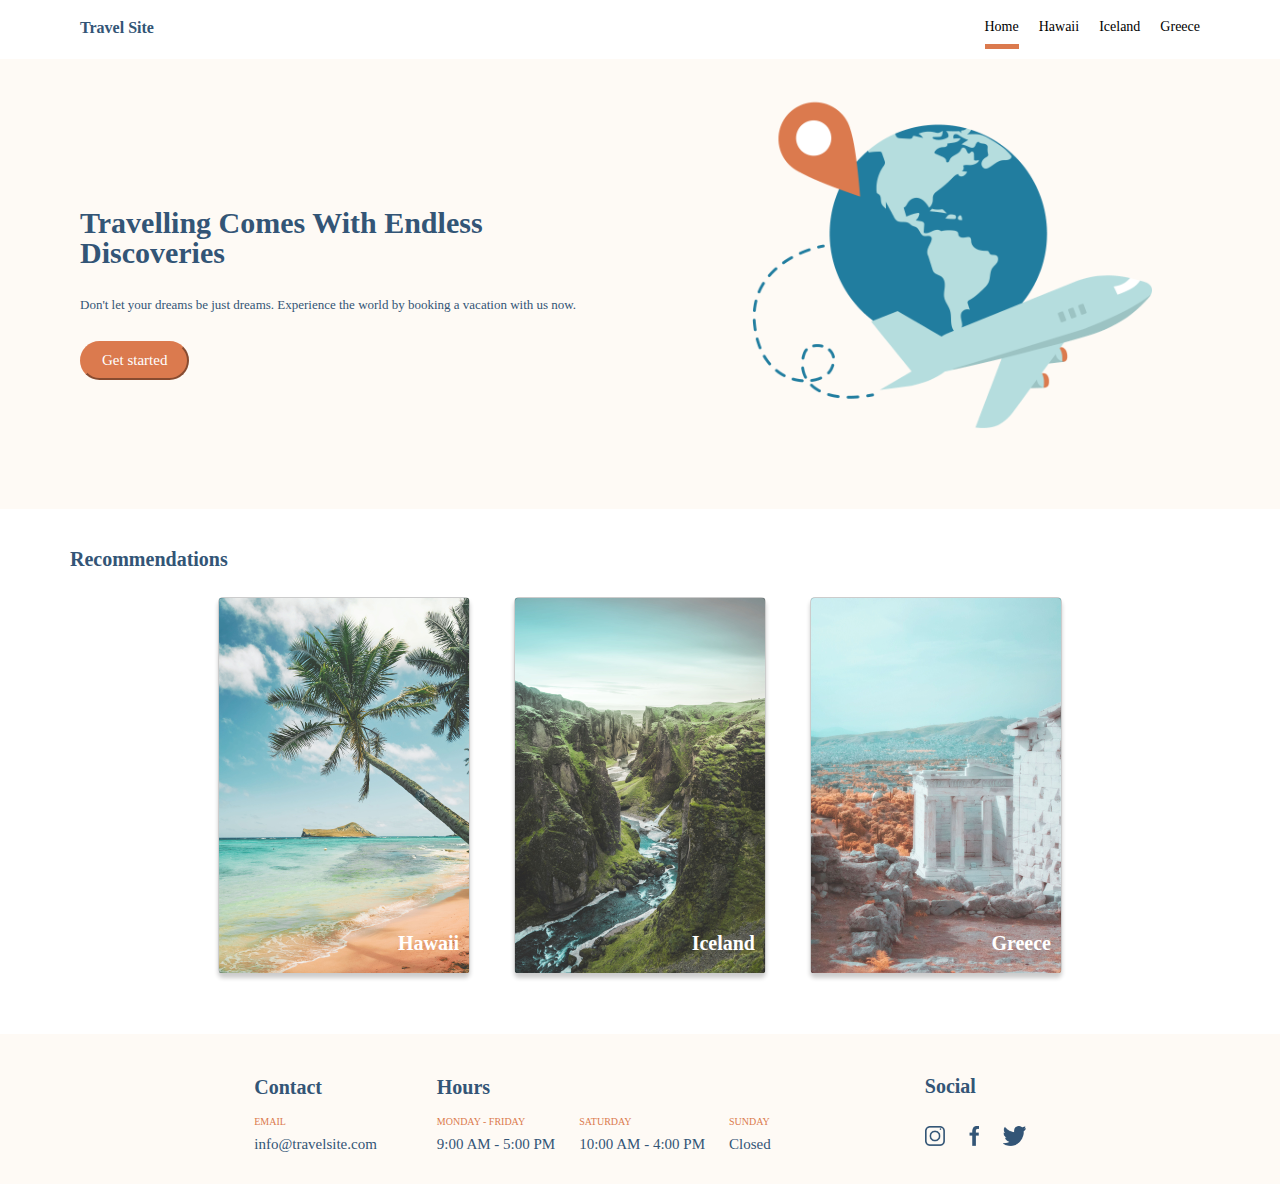
<file: index.html>
<!DOCTYPE html>
<html lang="en">
<head>
    <meta charset="UTF-8">
    <meta http-equiv="X-UA-Compatible" content="IE=edge">
    <meta name="viewport" content="width=device-width, initial-scale=1.0">
    <link href="https://fonts.googleapis.com/css2?family=Open+Sans:ital,wght@0,300;0,400;0,600;0,700;1,400&display=swap" rel="stylesheet">
    <link rel="stylesheet"href="./css/global.css">
    <link rel="stylesheet"href="./css/main.css">
    <title>Document</title>
</head>
<body>
    <header id="homepage">
        <nav>
            <ul class="header__nav__spacer">
                <section class="header__section__left">
                    <li><a class="header__links header__link__travelsite" href="#homepage">Travel Site</a></li>
                </section>
                <section class="header__section__right">
                    <li><a class="header__links header__link--underline" href="#homepage">Home</a></li>
                    <li><a class="header__links" href="./pages/hawaii.html">Hawaii</a></li>
                    <li><a class="header__links" href="./pages/iceland.html">Iceland</a></li>
                    <li><a class="header__links" href="./pages/greece.html">Greece</a></li>  
                </section> 
            </ul> 
        </nav>
    </header>
    <section class="hero__container">
        <section class="hero__section__left">
            <h1 class="hero__title">Travelling Comes With Endless Discoveries</h1>
            <p class="hero__des">Don't let your dreams be just dreams. Experience the world by booking a vacation with us now.</p>
            <button class="hero__button">Get started</button>
        </section>
        <section class ="hero__section__right">
            <section class="hero__background__img"></section>
        </section>
    </section>
    <section class="recommendations__container">
        <h2 class="recommendations__title">Recommendations</h2>
        <section class="recommendations__cards__container">
            <a href="./pages/hawaii.html"><section class="recommendations__card recommendations__card--hawaii"><p class="recommendations__card-name">Hawaii</p></section></a>
            <a href="./pages/iceland.html"><section class="recommendations__card recommendations__card--iceland"><p class="recommendations__card-name">Iceland</p></section></a>
            <a href="./pages/greece.html"><section class="recommendations__card recommendations__card--greece"><p class="recommendations__card-name">Greece</p></section></a>
        </section>
    </section>
    <footer class="footer__container">
            <section class="footer__contact">
                <h3 class="footer__title">Contact</h3>
                <section class="footer__subcontainer">
                    <h4 class="footer__subheader">EMAIL</h4>
                    <h4 class="footer__subtext">info@travelsite.com</h4>
                </section>
            </section>
            <section class="footer__hours">
                <h3 class="footer__title">Hours</h3>
                <section class="footer__subcontainer">
                    <h4 class="footer__subheader">MONDAY - FRIDAY</h4>
                    <h4 class="footer__subtext">9:00 AM - 5:00 PM</h4>
                </section>
                <section class="footer__subcontainer">
                    <h4 class="footer__subheader">SATURDAY</h4>
                    <h4 class="footer__subtext">10:00 AM - 4:00 PM</h4>
                </section>
                <section class="footer__subcontainer">
                    <h4 class="footer__subheader">SUNDAY</h4>
                    <h4 class="footer__subtext">Closed</h4>
                </section>
            </section>
            <section class="footer__social">
                <h3 class="footer__title">Social</h3>
                <section class="footer__container__images">
                    <a href="https://www.instagram.com/"><img class="footer__img" src="./assets/Icons/icon-instagram.png"></a>
                <a href="https://www.facebook.com/"><img class="footer__img" src="./assets/Icons/icon-facebook.png"></a>
                <a href="https://www.twitter.com/"><img class="footer__img" src="./assets/Icons/icon-twitter.png"></a>
                </section>
            </section>
    </footer>
</body>
</html>
</file>
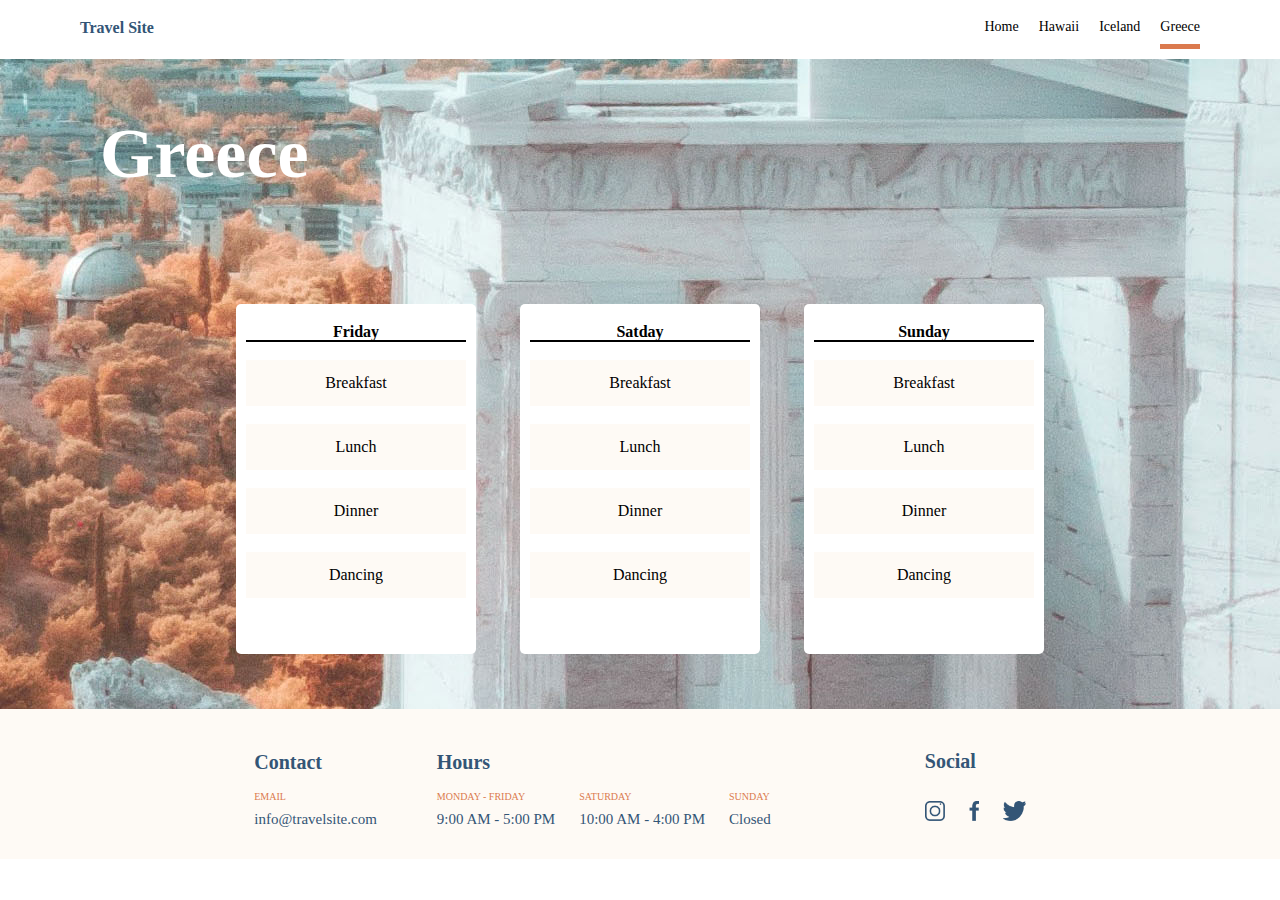
<file: pages/greece.html>
<!DOCTYPE html>
<html lang="en">
<head>
    <meta charset="UTF-8">
    <meta http-equiv="X-UA-Compatible" content="IE=edge">
    <meta name="viewport" content="width=device-width, initial-scale=1.0">
    <link rel="stylesheet" href="../css/global.css">
    <link rel="stylesheet" href="../css/destinations.css">
    <title>Document</title>
</head>
<body>
    <header id="greece">
        <nav>
            <ul class="header__nav__spacer">
                <section class="header__section__left">
                    <li><a class="header__links header__link__travelsite" href="../index.html">Travel Site</a></li>
                </section>
                <section class="header__section__right">
                    <li><a class="header__links" href="../index.html">Home</a></li>
                    <li><a class="header__links" href="./hawaii.html">Hawaii</a></li>
                    <li><a class="header__links" href="./iceland.html">Iceland</a></li>
                    <li><a class="header__links header__link--underline" href="#greece">Greece</a></li>  
                </section> 
            </ul> 
        </nav>
    </header>
    <section class="destinations__container">
        <section class="greece__background__img">
            <h1 class="destinations__title">Greece</h1>
            <section class="destinations__cards__container">
                    <ul class="destinations__card">
                        <li class="destinations__card__day">Friday</li>
                        <li class="destinations__card--schedule">Breakfast</li>
                        <li class="destinations__card--schedule">Lunch</li>
                        <li class="destinations__card--schedule">Dinner</li>
                        <li class="destinations__card--schedule">Dancing</li>
                    </ul>
                    <ul class="destinations__card">
                        <li class="destinations__card__day">Satday</li>
                        <li class="destinations__card--schedule">Breakfast</li>
                        <li class="destinations__card--schedule">Lunch</li>
                        <li class="destinations__card--schedule">Dinner</li>
                        <li class="destinations__card--schedule">Dancing</li>
                    </ul>
                    <ul class="destinations__card">
                        <li class="destinations__card__day">Sunday</li>
                        <li class="destinations__card--schedule">Breakfast</li>
                        <li class="destinations__card--schedule">Lunch</li>
                        <li class="destinations__card--schedule">Dinner</li>
                        <li class="destinations__card--schedule">Dancing</li>
                    </ul>  
            </section>
        </section>
    </section>
    <footer class="footer__container">
        <section class="footer__contact">
            <h3 class="footer__title">Contact</h3>
            <section class="footer__subcontainer">
                <h4 class="footer__subheader">EMAIL</h4>
                <h4 class="footer__subtext">info@travelsite.com</h4>
            </section>
        </section>
        <section class="footer__hours">
            <h3 class="footer__title">Hours</h3>
            <section class="footer__subcontainer">
                <h4 class="footer__subheader">MONDAY - FRIDAY</h4>
                <h4 class="footer__subtext">9:00 AM - 5:00 PM</h4>
            </section>
            <section class="footer__subcontainer">
                <h4 class="footer__subheader">SATURDAY</h4>
                <h4 class="footer__subtext">10:00 AM - 4:00 PM</h4>
            </section>
            <section class="footer__subcontainer">
                <h4 class="footer__subheader">SUNDAY</h4>
                <h4 class="footer__subtext">Closed</h4>
            </section>
        </section>
        <section class="footer__social">
            <h3 class="footer__title">Social</h3>
            <section class="footer__container__images">
                <a href="https://www.instagram.com/"><img class="footer__img" src="../assets/Icons/icon-instagram.png"></a>
                <a href="https://www.facebook.com/"><img class="footer__img" src="../assets/Icons/icon-facebook.png"></a>
                <a href="https://www.twitter.com/"><img class="footer__img" src="../assets/Icons/icon-twitter.png"></a>
            </section>
        </section>
</footer>
</body>
</html>
</file>
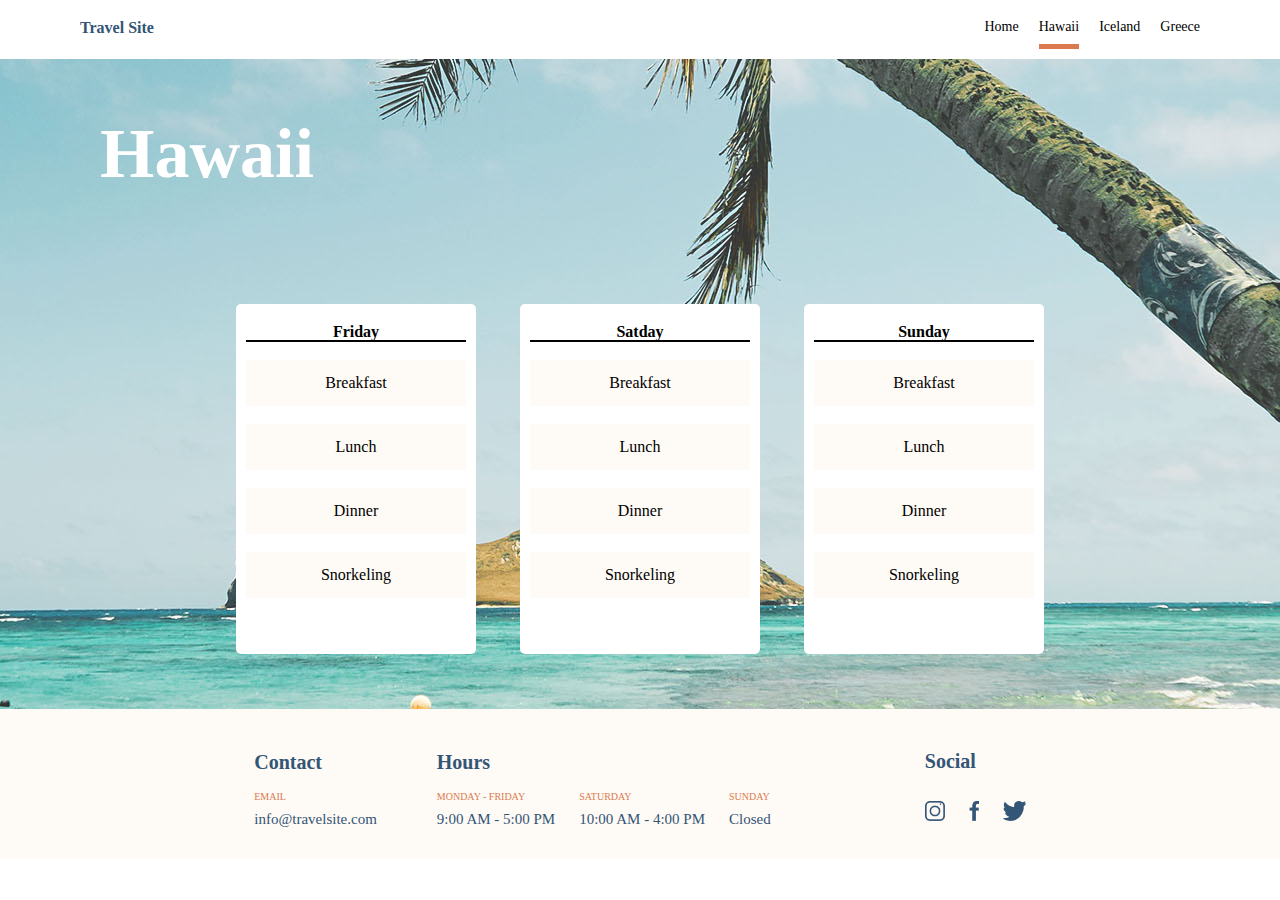
<file: pages/hawaii.html>
<!DOCTYPE html>
<html lang="en">
<head>
    <meta charset="UTF-8">
    <meta http-equiv="X-UA-Compatible" content="IE=edge">
    <meta name="viewport" content="width=device-width, initial-scale=1.0">
    <link rel="stylesheet" href="../css/global.css">
    <link rel="stylesheet" href="../css/destinations.css">
    <title>Document</title>
</head>
<body>
    <header id="hawaii">
        <nav>
            <ul class="header__nav__spacer">
                <section class="header__section__left">
                    <li><a class="header__links header__link__travelsite" href="../index.html">Travel Site</a></li>
                </section>
                <section class="header__section__right">
                    <li><a class="header__links" href="../index.html">Home</a></li>
                    <li><a class="header__links header__link--underline" href="#hawaii">Hawaii</a></li>
                    <li><a class="header__links" href="./iceland.html">Iceland</a></li>
                    <li><a class="header__links" href="./greece.html">Greece</a></li>  
                </section> 
            </ul> 
        </nav>
    </header>
    <section class="destinations__container">
        <section class="hawaii__background__img">
            <h1 class="destinations__title">Hawaii</h1>
            <section class="destinations__cards__container">
                    <ul class="destinations__card">
                        <li class="destinations__card__day">Friday</li>
                        <li class="destinations__card--schedule">Breakfast</li>
                        <li class="destinations__card--schedule">Lunch</li>
                        <li class="destinations__card--schedule">Dinner</li>
                        <li class="destinations__card--schedule">Snorkeling</li>
                    </ul>
                    <ul class="destinations__card">
                        <li class="destinations__card__day">Satday</li>
                        <li class="destinations__card--schedule">Breakfast</li>
                        <li class="destinations__card--schedule">Lunch</li>
                        <li class="destinations__card--schedule">Dinner</li>
                        <li class="destinations__card--schedule">Snorkeling</li>
                    </ul>
                    <ul class="destinations__card">
                        <li class="destinations__card__day">Sunday</li>
                        <li class="destinations__card--schedule">Breakfast</li>
                        <li class="destinations__card--schedule">Lunch</li>
                        <li class="destinations__card--schedule">Dinner</li>
                        <li class="destinations__card--schedule">Snorkeling</li>
                    </ul>  
            </section>
        </section>
    </section>
    <footer class="footer__container">
        <section class="footer__contact">
            <h3 class="footer__title">Contact</h3>
            <section class="footer__subcontainer">
                <h4 class="footer__subheader">EMAIL</h4>
                <h4 class="footer__subtext">info@travelsite.com</h4>
            </section>
        </section>
        <section class="footer__hours">
            <h3 class="footer__title">Hours</h3>
            <section class="footer__subcontainer">
                <h4 class="footer__subheader">MONDAY - FRIDAY</h4>
                <h4 class="footer__subtext">9:00 AM - 5:00 PM</h4>
            </section>
            <section class="footer__subcontainer">
                <h4 class="footer__subheader">SATURDAY</h4>
                <h4 class="footer__subtext">10:00 AM - 4:00 PM</h4>
            </section>
            <section class="footer__subcontainer">
                <h4 class="footer__subheader">SUNDAY</h4>
                <h4 class="footer__subtext">Closed</h4>
            </section>
        </section>
        <section class="footer__social">
            <h3 class="footer__title">Social</h3>
            <section class="footer__container__images">
                <a href="https://www.instagram.com/"><img class="footer__img" src="../assets/Icons/icon-instagram.png"></a>
                <a href="https://www.facebook.com/"><img class="footer__img" src="../assets/Icons/icon-facebook.png"></a>
                <a href="https://www.twitter.com/"><img class="footer__img" src="../assets/Icons/icon-twitter.png"></a>
            </section>
        </section>
</footer>
</body>
</html>
</file>
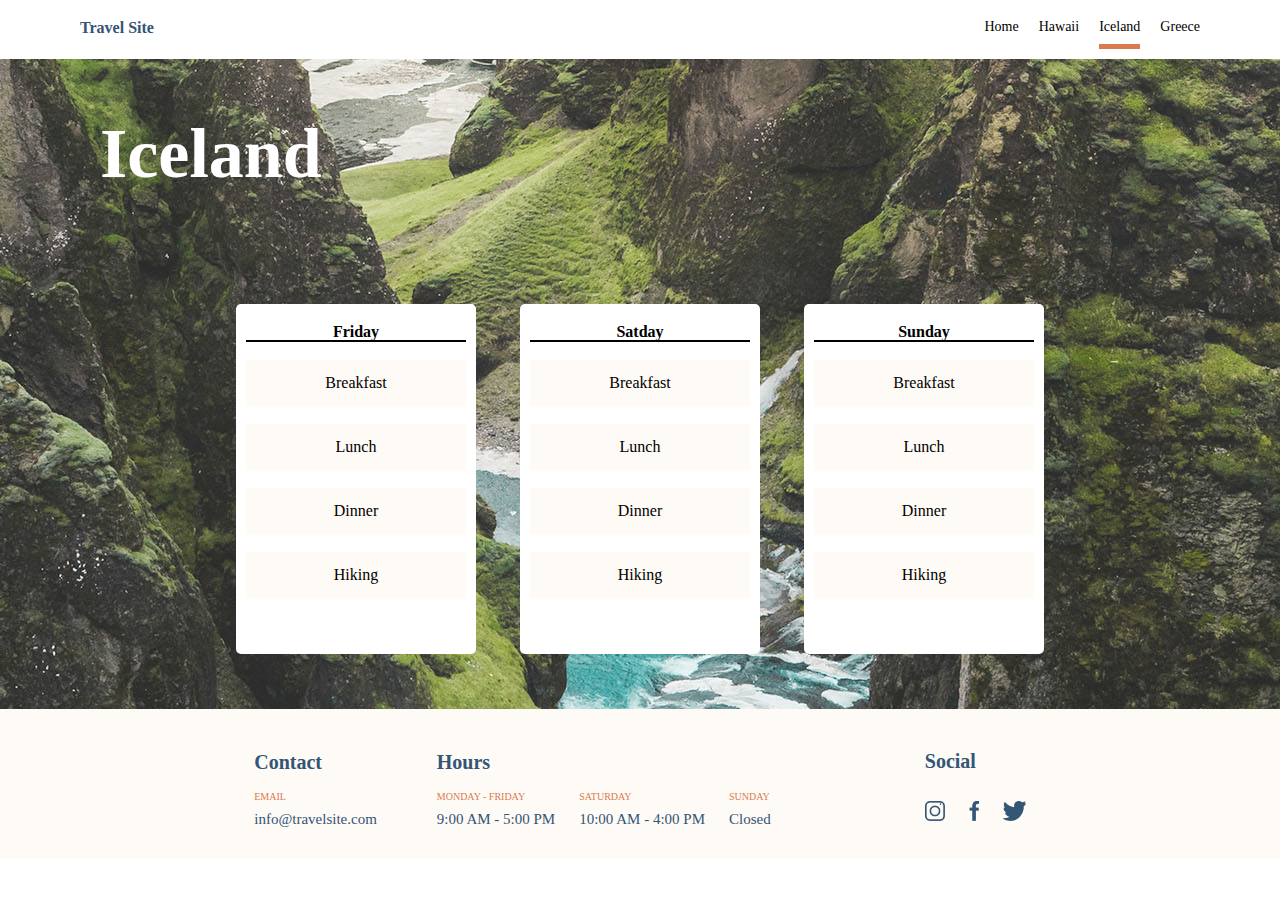
<file: pages/iceland.html>
<!DOCTYPE html>
<html lang="en">
<head>
    <meta charset="UTF-8">
    <meta http-equiv="X-UA-Compatible" content="IE=edge">
    <meta name="viewport" content="width=device-width, initial-scale=1.0">
    <link rel="stylesheet" href="../css/global.css">
    <link rel="stylesheet" href="../css/destinations.css">
    <title>Document</title>
</head>
<body>
    <header id="iceland">
        <nav>
            <ul class="header__nav__spacer">
                <section class="header__section__left">
                    <li><a class="header__links header__link__travelsite" href="../index.html">Travel Site</a></li>
                </section>
                <section class="header__section__right">
                    <li><a class="header__links" href="../index.html">Home</a></li>
                    <li><a class="header__links" href="./hawaii.html">Hawaii</a></li>
                    <li><a class="header__links header__link--underline" href="#iceland">Iceland</a></li>
                    <li><a class="header__links" href="./greece.html">Greece</a></li>  
                </section> 
            </ul> 
        </nav>
    </header>
    <section class="destinations__container">
        <section class="iceland__background__img">
            <h1 class="destinations__title">Iceland</h1>
            <section class="destinations__cards__container">
                    <ul class="destinations__card">
                        <li class="destinations__card__day">Friday</li>
                        <li class="destinations__card--schedule">Breakfast</li>
                        <li class="destinations__card--schedule">Lunch</li>
                        <li class="destinations__card--schedule">Dinner</li>
                        <li class="destinations__card--schedule">Hiking</li>
                    </ul>
                    <ul class="destinations__card">
                        <li class="destinations__card__day">Satday</li>
                        <li class="destinations__card--schedule">Breakfast</li>
                        <li class="destinations__card--schedule">Lunch</li>
                        <li class="destinations__card--schedule">Dinner</li>
                        <li class="destinations__card--schedule">Hiking</li>
                    </ul>
                    <ul class="destinations__card">
                        <li class="destinations__card__day">Sunday</li>
                        <li class="destinations__card--schedule">Breakfast</li>
                        <li class="destinations__card--schedule">Lunch</li>
                        <li class="destinations__card--schedule">Dinner</li>
                        <li class="destinations__card--schedule">Hiking</li>
                    </ul>
            </section>
        </section>
    </section>
    <footer class="footer__container">
        <section class="footer__contact">
            <h3 class="footer__title">Contact</h3>
            <section class="footer__subcontainer">
                <h4 class="footer__subheader">EMAIL</h4>
                <h4 class="footer__subtext">info@travelsite.com</h4>
            </section>
        </section>
        <section class="footer__hours">
            <h3 class="footer__title">Hours</h3>
            <section class="footer__subcontainer">
                <h4 class="footer__subheader">MONDAY - FRIDAY</h4>
                <h4 class="footer__subtext">9:00 AM - 5:00 PM</h4>
            </section>
            <section class="footer__subcontainer">
                <h4 class="footer__subheader">SATURDAY</h4>
                <h4 class="footer__subtext">10:00 AM - 4:00 PM</h4>
            </section>
            <section class="footer__subcontainer">
                <h4 class="footer__subheader">SUNDAY</h4>
                <h4 class="footer__subtext">Closed</h4>
            </section>
        </section>
        <section class="footer__social">
            <h3 class="footer__title">Social</h3>
            <section class="footer__container__images">
                <a href="https://www.instagram.com/"><img class="footer__img" src="../assets/Icons/icon-instagram.png"></a>
                <a href="https://www.facebook.com/"><img class="footer__img" src="../assets/Icons/icon-facebook.png"></a>
                <a href="https://www.twitter.com/"><img class="footer__img" src="../assets/Icons/icon-twitter.png"></a>
            </section>
        </section>
    </footer>
</body>
</html>
</file>
<file: css/main.css>
.hero__container{
    background-color: #fefaf5;
    height: 450px;
    display:flex;
    justify-content: space-around;
    align-items: center;
}
.hero__section__left{
    width: 40%;
}
.hero__section__right{
    width: 35%;
}
.hero__title{
    font-size:30px;
    color:#335576;
    margin:20px 0px;
}
.hero__des{
    font-size:13px;
    font-weight: 300;
    color:#335576;
    margin:20px 0px;
    padding: 10px 0px;
}
.hero__button{
    border-radius: 20px;
    background-color:#DB7A4E;
    padding: 10px 20px;
    color: white;
    border-color: #DB7A4E;
    font-size: 15px;
    font-weight: 300;
}
.hero__background__img{
    background-image: url(../assets/images/hero.png);
    background-repeat: no-repeat;
    background-size: contain;
    width:400px;
    height: 400px;
    margin-top: 20px;
}



.recommendations__container{
    background-color: white;
    height: 525px;
    position: relative;
}
.recommendations__title{
    color: #335576;
    font-size:20px;
    font-weight: 900;
    position: absolute;
    left: 70px;
    top: 40px;
}
.recommendations__cards__container{
    position: relative;
    top: 13%;
    text-align: center;
    background-color: transparent; 
    margin-left: auto;
    margin-right: auto;
    vertical-align: bottom;
}
.recommendations__card{
    display: inline-block;
    width: 250px;
    height: 375px;
    align-items: center;
    justify-content: space-between;
    margin: 20px;
    border-radius: 5px;
    position:relative;
    border: 1px solid rgba(0, 0, 0, 0.2);
    box-shadow: 0px 4px 4px .0px rgba(0, 0, 0, 0.2);
}
.recommendations__card-name{
    font-size: 20px;
    font-family:Verdana;
    color: white;
    font-weight: 900;
    position:absolute;
    bottom: 20px;
    right: 10px;
}
.recommendations__card--greece{
    background-image: url('../assets/images/greece.jpg');
    background-size: contain;
    background-repeat: no-repeat;
}
.recommendations__card--hawaii{
    background-image: url('../assets/images/hawaii.jpg');
    background-size: contain;
    background-repeat: no-repeat;
}
.recommendations__card--iceland{
    background-image: url('../assets/images/iceland.jpg');
    background-size: contain;
    background-repeat: no-repeat;
}
</file>
<file: css/destinations.css>
.destinations__container{
    width: 1280px;
    height: 650px;
    margin-left:auto;
    margin-right:auto;
}
.hawaii__background__img{
    background: url(../assets/images/hawaii.jpg);
    width: 1280px;
    height: 650px;
    background-position: 60% 58%;
    position: relative;
}
.iceland__background__img{
    background: url(../assets/images/iceland.jpg);
    width: 1280px;
    height: 650px;
    background-position: 60% 58%;
    position: relative;
}
.greece__background__img{
    background: url(../assets/images/greece.jpg);
    width: 1280px;
    height: 650px;
    background-position: 60% 58%;
    position: relative;
}
.destinations__title{
    color: white;
    font-size: 70px;
    position: absolute;
    top: 60px;  
    left: 100px;
}
.destinations__cards__container{
    width: 1280px;
    text-align: center;
    background-color: transparent; 
    margin-left: auto;
    margin-right: auto;
    position:relative;
    transform: translateY(50%);

}
.destinations__card{
    display: inline-block;
    width: 220px;
    height: 350px;
    background-color: white;
    padding: 0px 10px;
    align-items: center;
    justify-content: space-between;
    margin: 20px;
    border-radius: 5px;
}
.destinations__cards__container{
    padding-top: 20px;
}
.destinations__card__day{
    padding-top: 20px;
    border-bottom: 2px solid black;
    font-weight: 900;
}
.destinations__card--schedule{
    background-color: #FEFAF5;
    padding: 15px 0px;
    margin: 18px 0px;
    font-weight: 300;
}
</file>
<file: css/global.css>
body,div,ul,        /* -----------------This is to reset all the element's padding and margins--------------  */
ol,h1,h2,h3,
h4,p,button,
section{
    font-family: 'Verdana';
    margin: 0;
    padding: 0;
    font-size: 100%;
    line-height: 1;
    max-width: 1280px;
    font-weight: 900;
}
ul{
    list-style-type: none;
}                         


.header__nav__spacer{   /*---------------------------- This is my global header ---------------------------- */
    display:flex;
    justify-content: space-between;
}
.header__section__left{
    padding: 0px 10px;
    margin-left: 60px;
}
.header__section__right{
    padding: 0px 10px;
    margin-right: 60px;
    display:flex;
}
.header__links{
    display: inline-block;
    color: black;
    margin: 20px 10px 10px 10px;
    padding-bottom: 10px;
    text-decoration: none;
    font-weight: normal;
    font-size: 14px;
}
.header__link__travelsite{
    font-weight: 900;
    color:#335576;
    font-size: 16px;
}
.header__link--underline{
    border-bottom: 5px solid #DB7A4E;
}

.footer__container{     /* ---------------------------- This is my global footer ---------------------------- */
    background-color: #fefaf5;
    height: 150px;
    display:flex;
    justify-content: center;
    align-items: center;
}
.footer__subcontainer{
    display: inline-block;
}
.footer__title{
    font-size:20px;
    padding: 10px;
    color:#335576;
}
.footer__subheader{
    font-size:10px;
    font-weight: normal;
    padding: 10px 10px;
    color:#DB7A4E;
}
.footer__subtext{
    font-size: 15px;
    font-weight:normal;
    padding: 0px 10px;
    color:#335576;
}
.footer__contact{
    display: inline-block;
    margin: 0px 20px;
}
.footer__hours{
    display: inline-block;
    width: 35%;
    margin: 0px 20px;
}
.footer__social{
    display: inline-block;
    margin: 0px 20px;
}
.footer__container__images{
    display: inline-block;
}
.footer__img{
    height:20px;
    padding: 20px 10px 3px 10px;
}
</file>
